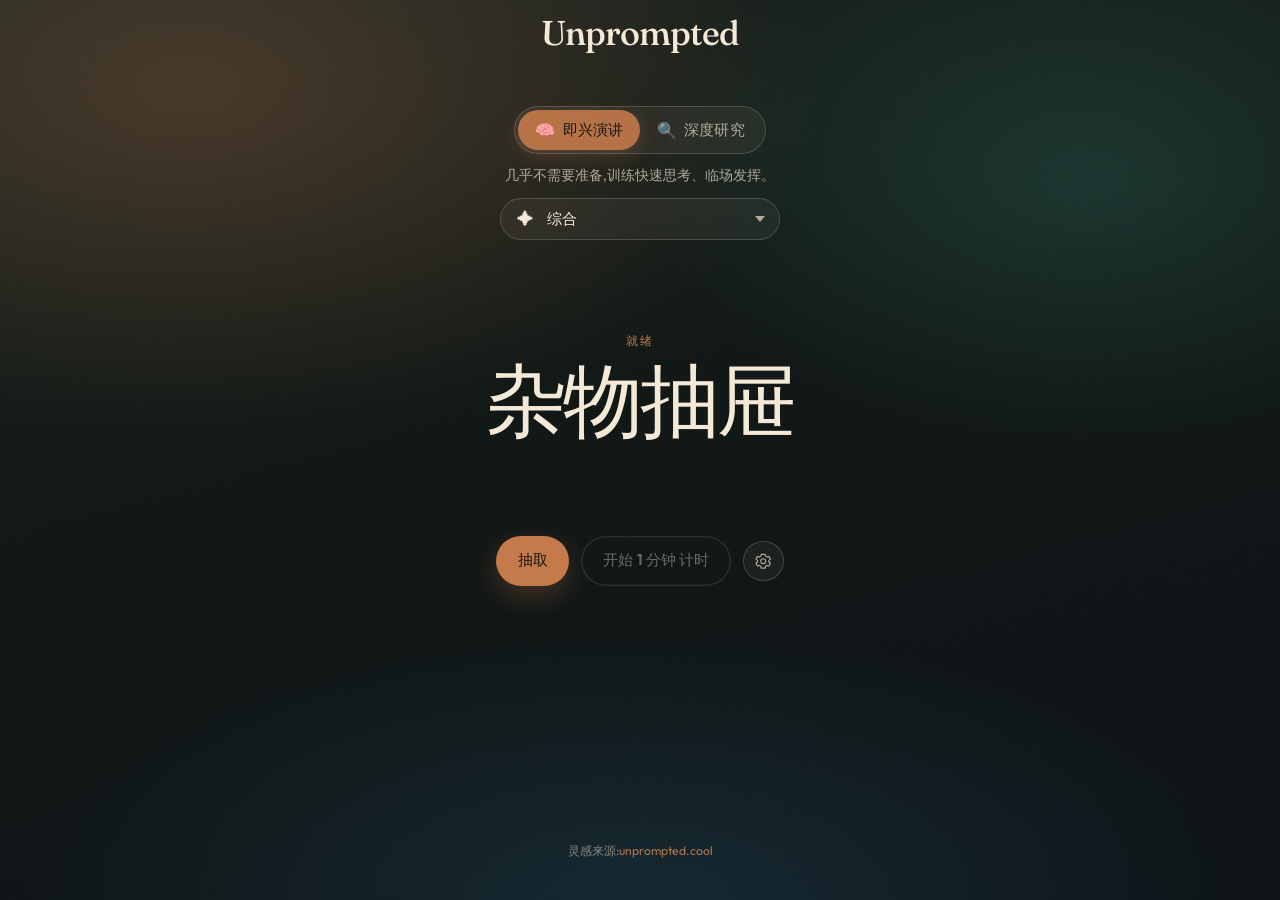
<file: index.html>
<!doctype html>
<html lang="zh-CN">
  <head>
    <meta charset="UTF-8" />
    <meta name="viewport" content="width=device-width, initial-scale=1.0, viewport-fit=cover" />
    <meta
      name="description"
      content="抽取一个值得思考的话题,开口演讲——即兴演讲或深度研究练习,训练你的临场思维。"
    />
    <meta name="theme-color" content="#121816" />
    <meta name="color-scheme" content="dark" />

    <link rel="canonical" href="https://XYXBlAcG.github.io/Unprompted/" />
    <meta property="og:type" content="website" />
    <meta property="og:url" content="https://XYXBlAcG.github.io/Unprompted/" />
    <meta property="og:title" content="Unprompted — 口语练习" />
    <meta
      property="og:description"
      content="抽取一个值得思考的话题,开口演讲——即兴演讲或深度研究练习,训练你的临场思维。"
    />
    <meta property="og:image" content="https://XYXBlAcG.github.io/Unprompted/og.png" />
    <meta property="og:locale" content="zh_CN" />
    <meta name="twitter:card" content="summary_large_image" />
    <meta name="twitter:title" content="Unprompted — 口语练习" />
    <meta
      name="twitter:description"
      content="抽取一个值得思考的话题,开口演讲——即兴演讲或深度研究练习,训练你的临场思维。"
    />
    <meta name="twitter:image" content="https://XYXBlAcG.github.io/Unprompted/og.png" />

    <link rel="icon" href="favicon.svg" type="image/svg+xml" />
    <link rel="apple-touch-icon" href="apple-touch-icon.png" />
    <link rel="manifest" href="manifest.webmanifest" />

    <link rel="preconnect" href="https://fonts.googleapis.com" />
    <link rel="preconnect" href="https://fonts.gstatic.com" crossorigin />
    <link
      href="https://fonts.googleapis.com/css2?family=Fraunces:opsz,wght@9..144,500;9..144,600;9..144,700&family=Outfit:wght@400;500;600;700&display=swap"
      rel="stylesheet"
    />
    <title>Unprompted — 口语练习</title>
    <link rel="stylesheet" href="styles.css" />
  </head>
  <body>
    <div id="root"></div>
    <noscript>此页面需要启用 JavaScript 才能正常使用。请开启 JavaScript 后刷新页面。</noscript>
    <script src="vendor/qrcode.js"></script>
    <script type="module" src="app.js"></script>
  </body>
</html>
</file>
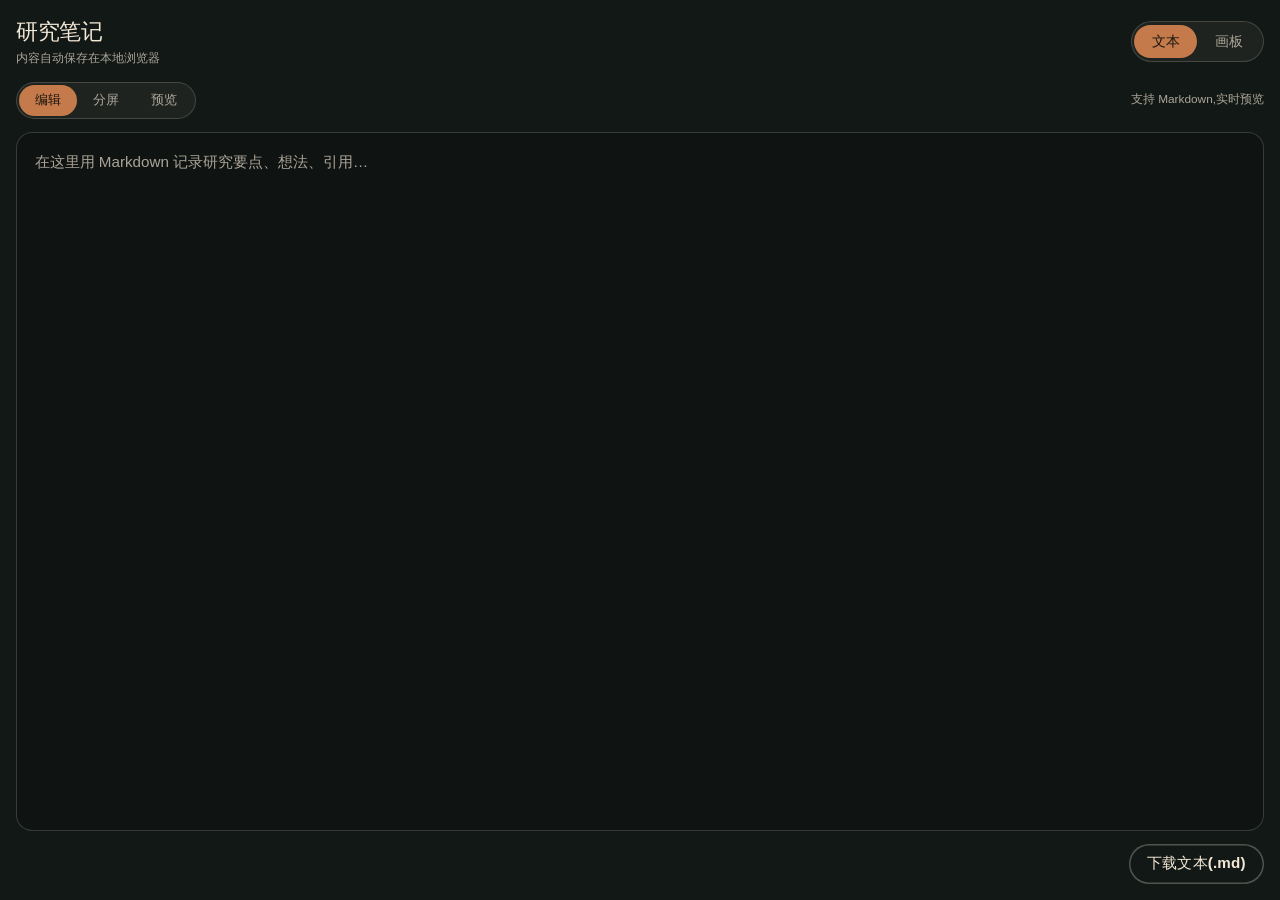
<file: research.html>
<!doctype html>
<html lang="zh-CN">
  <head>
    <meta charset="UTF-8" />
    <meta name="viewport" content="width=device-width, initial-scale=1.0" />
    <title>研究笔记 — Unprompted</title>
    <link rel="icon" href="favicon.svg" type="image/svg+xml" />
    <link rel="stylesheet" href="styles.css" />
    <link rel="stylesheet" href="research.css" />
  </head>
  <body>
    <div class="research-page">
      <header class="research-head">
        <div class="research-head-left">
          <p class="research-title">研究笔记</p>
          <p class="research-sub">内容自动保存在本地浏览器</p>
        </div>
        <div class="research-tabs" role="tablist" aria-label="笔记类型">
          <button type="button" id="tab-text" class="research-tab is-active" role="tab" aria-selected="true">文本</button>
          <button type="button" id="tab-board" class="research-tab" role="tab" aria-selected="false">画板</button>
        </div>
      </header>

      <section id="panel-text" class="research-panel">
        <div class="md-toolbar">
          <div class="md-modes" role="tablist" aria-label="Markdown 视图">
            <button type="button" id="md-mode-edit" class="md-mode is-active" role="tab" aria-selected="true">编辑</button>
            <button type="button" id="md-mode-split" class="md-mode" role="tab" aria-selected="false">分屏</button>
            <button type="button" id="md-mode-preview" class="md-mode" role="tab" aria-selected="false">预览</button>
          </div>
          <span class="md-hint">支持 Markdown,实时预览</span>
        </div>
        <div class="md-body" id="md-body">
          <textarea id="notes-text" class="notes-text" placeholder="在这里用 Markdown 记录研究要点、想法、引用…"></textarea>
          <div id="notes-preview" class="notes-preview" hidden></div>
        </div>
        <div class="research-actions">
          <button type="button" class="btn secondary" id="btn-dl-text">下载文本(.md)</button>
        </div>
      </section>

      <section id="panel-board" class="research-panel" hidden>
        <div class="board-toolbar">
          <button type="button" class="btn secondary" id="btn-add-text">＋ 文本框</button>
          <button type="button" class="btn ghost" id="btn-clear-board">清空画板</button>
          <button type="button" class="btn ghost" id="btn-del-link" disabled>删除选中连线</button>
          <span class="board-hint">单击选中 · 双击编辑文字 · 拖拽移动 · 拖右侧圆点连线 · 粘贴图片/文本 · Del 删除</span>
        </div>
        <div class="board" id="board" tabindex="0">
          <div class="board-canvas" id="board-canvas">
            <svg class="board-links" id="board-links"></svg>
            <div class="board-items" id="board-items"></div>
            <div class="board-marquee" id="board-marquee" hidden></div>
          </div>
        </div>
        <div class="research-actions">
          <button type="button" class="btn primary" id="btn-dl-pdf">导出画板(矢量 PDF)</button>
        </div>
      </section>
    </div>

    <script src="vendor/pdf-lib.min.js"></script>
    <script src="vendor/fontkit.umd.min.js"></script>
    <script src="vendor/marked.min.js"></script>
    <script src="research.js"></script>
  </body>
</html>
</file>
<file: styles.css>
:root {
  --font-display: "Fraunces", "Songti SC", "STSong", "Noto Serif SC", "SimSun", Georgia, serif;
  --font-body: "Outfit", "PingFang SC", "Hiragino Sans GB", "Microsoft YaHei", "Noto Sans SC", "Avenir Next", "Segoe UI", sans-serif;
  --ink: #f4e8d6;
  --muted: #f4e8d6ad;
  --accent: #c47a4a;
  --accent-bright: #e0925c;
  --research: #6fc3d8;
  --scroll-track: #121816;
  --scroll-thumb: #f4e8d638;
  --scroll-thumb-hover: #c47a4a8c;
  color: var(--ink);
  color-scheme: dark;
  font-family: var(--font-body);
  font-synthesis: none;
  text-rendering: optimizelegibility;
  -webkit-font-smoothing: antialiased;
  -moz-osx-font-smoothing: grayscale;
}

*, :before, :after {
  box-sizing: border-box;
}

html, body, #root {
  min-height: 100%;
  margin: 0;
}

body {
  background: #121816;
}

* {
  scrollbar-width: thin;
  scrollbar-color: var(--scroll-thumb) var(--scroll-track);
}

::-webkit-scrollbar {
  width: 8px;
  height: 8px;
}

::-webkit-scrollbar-track {
  background: var(--scroll-track);
  border-radius: 999px;
}

::-webkit-scrollbar-thumb {
  background: var(--scroll-thumb);
  border: 2px solid var(--scroll-track);
  background-clip: padding-box;
  border-radius: 999px;
}

::-webkit-scrollbar-thumb:hover {
  background: var(--scroll-thumb-hover);
  border: 2px solid var(--scroll-track);
  background-clip: padding-box;
}

::-webkit-scrollbar-corner {
  background: var(--scroll-track);
}

.page {
  min-height: 100svh;
  padding: max(1rem, env(safe-area-inset-top, 0px)) max(1rem, env(safe-area-inset-right, 0px)) max(2.5rem, env(safe-area-inset-bottom, 0px)) max(1rem, env(safe-area-inset-left, 0px));
  flex-direction: column;
  justify-content: flex-start;
  align-items: center;
  display: flex;
  position: relative;
  overflow: hidden auto;
}

.atmosphere {
  z-index: -1;
  background: radial-gradient(90% 70% at 15% 10%, #c47a4a47, #0000 55%), radial-gradient(70% 60% at 85% 20%, #2e6b5e59, #0000 50%), radial-gradient(80% 50% at 50% 100%, #1c3a488c, #0000 60%), linear-gradient(165deg, #1a2420 0%, #121816 45%, #0e1418 100%);
  position: fixed;
  inset: 0;
}

.atmosphere:after {
  content: "";
  opacity: .45;
  pointer-events: none;
  mix-blend-mode: soft-light;
  background-image: url("data:image/svg+xml,%3Csvg viewBox='0 0 256 256' xmlns='http://www.w3.org/2000/svg'%3E%3Cfilter id='n'%3E%3CfeTurbulence type='fractalNoise' baseFrequency='0.85' numOctaves='4' stitchTiles='stitch'/%3E%3C/filter%3E%3Crect width='100%25' height='100%25' filter='url(%23n)' opacity='0.06'/%3E%3C/svg%3E");
  position: absolute;
  inset: 0;
}

.brand {
  text-align: center;
  margin-bottom: clamp(2rem, 7vh, 3.5rem);
  animation: .9s cubic-bezier(.22, 1, .36, 1) both rise;
}

.brand-mark {
  font-family: var(--font-display);
  letter-spacing: -.03em;
  color: var(--ink);
  margin: 0;
  font-size: clamp(1.65rem, 4.5vw, 2.15rem);
  font-weight: 500;
  line-height: 1;
}

.stage {
  text-align: center;
  flex-direction: column;
  flex: 1;
  justify-content: flex-start;
  align-items: center;
  gap: clamp(1.5rem, 4vw, 2.25rem);
  width: min(720px, 100%);
  animation: 1s cubic-bezier(.22, 1, .36, 1) .12s both rise;
  display: flex;
}

.stage-body {
  flex-direction: column;
  align-items: center;
  gap: clamp(1.5rem, 4vw, 2.25rem);
  width: 100%;
  display: flex;
}

.controls {
  flex-direction: column;
  align-items: center;
  gap: .7rem;
  width: 100%;
  display: flex;
}

.controls-row {
  align-items: center;
  gap: .5rem;
  display: flex;
}

.mode-switch {
  background: #f4e8d60d;
  border-radius: 999px;
  padding: .25rem;
  display: flex;
  position: relative;
  box-shadow: inset 0 0 0 1px #f4e8d62e;
}

.mode-switch.is-disabled {
  opacity: .45;
}

.mode-thumb {
  width: calc(50% - .25rem);
  transform: translateX(calc(var(--i, 0) * 100%));
  background: #c47a4ae6;
  border-radius: 999px;
  transition: transform .28s cubic-bezier(.22, 1, .36, 1);
  position: absolute;
  top: .25rem;
  bottom: .25rem;
  left: .25rem;
  box-shadow: 0 6px 18px #c47a4a40;
}

.mode-option {
  z-index: 1;
  appearance: none;
  white-space: nowrap;
  cursor: pointer;
  color: var(--muted);
  font-family: var(--font-body);
  letter-spacing: .01em;
  background: 0 0;
  border: none;
  border-radius: 999px;
  flex: 1;
  justify-content: center;
  align-items: center;
  gap: .45rem;
  padding: .6rem 1.05rem;
  font-size: .92rem;
  font-weight: 600;
  transition: color .2s;
  display: flex;
  position: relative;
}

.mode-option:disabled {
  cursor: not-allowed;
}

.mode-option.is-active {
  color: #1a1612;
}

.mode-option:focus-visible {
  outline: 2px solid var(--accent-bright);
  outline-offset: 2px;
}

.mode-emoji {
  font-size: 1rem;
  line-height: 1;
}

.mode-blurb {
  max-width: 42ch;
  font-family: var(--font-body);
  color: var(--muted);
  margin: 0;
  font-size: .85rem;
  line-height: 1.6;
}

.settings {
  z-index: 6;
  position: relative;
}

.settings-trigger {
  appearance: none;
  cursor: pointer;
  width: 2.55rem;
  height: 2.55rem;
  color: var(--muted);
  background: #f4e8d60d;
  border: none;
  border-radius: 999px;
  place-items: center;
  padding: 0;
  transition: color .2s, background .2s, box-shadow .2s;
  display: grid;
  box-shadow: inset 0 0 0 1px #f4e8d62e;
}

.settings-trigger:disabled {
  opacity: .45;
  cursor: not-allowed;
}

.settings-trigger:not(:disabled):hover, .settings.is-open .settings-trigger {
  color: var(--ink);
  background: #c47a4a1a;
  box-shadow: inset 0 0 0 1px #c47a4a80;
}

.settings-trigger:focus-visible {
  outline: 2px solid var(--accent-bright);
  outline-offset: 2px;
}

.settings-trigger svg {
  fill: none;
  stroke: currentColor;
  stroke-width: 1.55px;
  stroke-linecap: round;
  stroke-linejoin: round;
  flex-shrink: 0;
  width: 1.15rem;
  height: 1.15rem;
}

.settings-overlay[hidden] {
  display: none;
}

.niche-menu[hidden] {
  display: none;
}

[hidden] {
  display: none !important;
}

.settings-overlay {
  z-index: 40;
  -webkit-backdrop-filter: blur(3px);
  backdrop-filter: blur(3px);
  background: radial-gradient(70% 55% at 50% 45%, #c47a4a1a, #0000 60%), radial-gradient(90% 80% at 50% 100%, #1c3a4847, #0000 55%), #0a0e0d8c;
  place-items: center;
  padding: clamp(1rem, 4vw, 2rem);
  animation: .35s cubic-bezier(.22, 1, .36, 1) both overlay-in;
  display: grid;
  position: fixed;
  inset: 0;
}

.settings-panel {
  z-index: 1;
  text-align: left;
  background: #161c1a;
  border-radius: 1.25rem;
  width: min(520px, 100%);
  max-height: calc(100vh - 2rem);
  overflow-y: auto;
  padding: 1.35rem 1.4rem 1.25rem;
  animation: .4s cubic-bezier(.22, 1, .36, 1) both rise;
  position: relative;
  box-shadow: inset 0 0 0 1px #f4e8d61f, 0 24px 60px #0000008c;
}

.settings-panel-head {
  margin-bottom: 1.15rem;
}

.settings-panel-title {
  font-family: var(--font-display);
  letter-spacing: -.03em;
  color: var(--ink);
  margin: 0;
  font-size: 1.55rem;
  font-weight: 500;
}

.settings-panel-blurb {
  font-family: var(--font-body);
  color: var(--muted);
  margin: .35rem 0 0;
  font-size: .88rem;
}

.duration-field + .duration-field {
  margin-top: 1.25rem;
}

.duration-head {
  justify-content: space-between;
  align-items: baseline;
  gap: .75rem;
  margin-bottom: .65rem;
  display: flex;
}

.duration-label {
  font-family: var(--font-body);
  letter-spacing: .14em;
  text-transform: uppercase;
  color: var(--accent);
  font-size: .75rem;
  font-weight: 650;
}

.duration-value {
  font-family: var(--font-display);
  letter-spacing: -.02em;
  color: var(--ink);
  font-variant-numeric: tabular-nums;
  font-size: 1.15rem;
  font-weight: 500;
}

.duration-slider {
  appearance: none;
  cursor: pointer;
  background: #f4e8d61f;
  border-radius: 999px;
  outline: none;
  width: 100%;
  height: .35rem;
  margin: 0;
}

.duration-slider::-webkit-slider-runnable-track {
  background: #f4e8d61f;
  border-radius: 999px;
  height: .35rem;
}

.duration-slider::-webkit-slider-thumb {
  appearance: none;
  background: var(--accent);
  cursor: pointer;
  border: none;
  border-radius: 50%;
  width: 1.15rem;
  height: 1.15rem;
  margin-top: -.4rem;
  transition: background .15s, box-shadow .15s;
  box-shadow: 0 0 0 4px #c47a4a2e;
}

.duration-slider::-moz-range-track {
  background: #f4e8d61f;
  border-radius: 999px;
  height: .35rem;
}

.duration-slider::-moz-range-thumb {
  background: var(--accent);
  cursor: pointer;
  border: none;
  border-radius: 50%;
  width: 1.15rem;
  height: 1.15rem;
  box-shadow: 0 0 0 4px #c47a4a2e;
}

.duration-slider:hover::-webkit-slider-thumb {
  background: var(--accent-bright);
  box-shadow: 0 0 0 5px #c47a4a47;
}

.duration-slider:focus-visible::-webkit-slider-thumb {
  background: var(--accent-bright);
  box-shadow: 0 0 0 5px #c47a4a47;
}

.duration-slider:hover::-moz-range-thumb {
  background: var(--accent-bright);
  box-shadow: 0 0 0 5px #c47a4a47;
}

.duration-slider:focus-visible::-moz-range-thumb {
  background: var(--accent-bright);
  box-shadow: 0 0 0 5px #c47a4a47;
}

.duration-slider:focus-visible {
  outline: none;
}

.duration-ends {
  font-family: var(--font-body);
  color: var(--muted);
  justify-content: space-between;
  margin-top: .45rem;
  font-size: .72rem;
  display: flex;
}

.duration-hint, .settings-note {
  font-family: var(--font-body);
  color: var(--muted);
  margin: .45rem 0 0;
  font-size: .78rem;
  line-height: 1.4;
}

.settings-note {
  border-top: 1px solid #f4e8d61a;
  margin-top: 1.1rem;
  padding-top: .7rem;
}

.settings-mute {
  font-family: var(--font-body);
  color: var(--ink);
  align-items: center;
  gap: .65rem;
  margin-top: 1.15rem;
  font-size: .92rem;
  display: flex;
}

.settings-mute input {
  width: 1.05rem;
  height: 1.05rem;
  accent-color: var(--accent);
  cursor: pointer;
}

.settings-mute label {
  cursor: pointer;
}

.settings-done {
  justify-content: center;
  width: 100%;
  margin-top: 1rem;
}

.niche-select {
  z-index: 5;
  width: min(100%, 280px);
  position: relative;
}

/* 下拉菜单展开时提升层级,避免被设置按钮(z-index:6)遮挡 */
.niche-select.is-open {
  z-index: 15;
}

.niche-trigger {
  appearance: none;
  cursor: pointer;
  width: 100%;
  color: var(--ink);
  font-family: var(--font-body);
  letter-spacing: .01em;
  background: #f4e8d60d;
  border: none;
  border-radius: 999px;
  align-items: center;
  gap: .65rem;
  padding: .7rem .95rem;
  font-size: .92rem;
  font-weight: 550;
  transition: background .2s, box-shadow .2s, transform .2s;
  display: flex;
  box-shadow: inset 0 0 0 1px #f4e8d62e;
}

.niche-trigger:disabled {
  opacity: .45;
  cursor: not-allowed;
}

.niche-trigger:not(:disabled):hover {
  background: #f4e8d614;
  box-shadow: inset 0 0 0 1px #f4e8d652;
}

.niche-select.is-open .niche-trigger {
  background: #c47a4a14;
  box-shadow: inset 0 0 0 1px #c47a4a8c;
}

.niche-emoji {
  text-align: center;
  flex-shrink: 0;
  width: 1.35rem;
  font-size: 1.05rem;
  line-height: 1;
}

.niche-label {
  text-align: left;
  white-space: nowrap;
  text-overflow: ellipsis;
  flex: 1;
  overflow: hidden;
}

.niche-caret {
  border-left: 5px solid #0000;
  border-right: 5px solid #0000;
  border-top: 6px solid var(--muted);
  width: 0;
  height: 0;
  margin-left: .15rem;
  transition: transform .2s;
}

.niche-select.is-open .niche-caret {
  transform: rotate(180deg);
}

.niche-menu {
  scrollbar-color: #f4e8d638 #161c1a;
  background: #161c1a;
  border-radius: 1rem;
  max-height: min(50vh, 360px);
  margin: 0;
  padding: .35rem;
  animation: .22s cubic-bezier(.22, 1, .36, 1) both menu-in;
  position: absolute;
  top: calc(100% + .45rem);
  left: 0;
  right: 0;
  overflow-y: auto;
  box-shadow: inset 0 0 0 1px #f4e8d61f, 0 18px 40px #0000008c;
}

.niche-menu::-webkit-scrollbar-track {
  background: #161c1a;
}

.niche-menu::-webkit-scrollbar-thumb {
  border-color: #161c1a;
}

.niche-option {
  color: var(--ink);
  cursor: pointer;
  -webkit-user-select: none;
  user-select: none;
  font-family: var(--font-body);
  text-align: left;
  background: 0 0;
  border-radius: .7rem;
  align-items: center;
  gap: .65rem;
  padding: .65rem .75rem;
  font-size: .9rem;
  font-weight: 500;
  transition: background .15s;
  display: flex;
}

.niche-option:hover {
  background: #f4e8d612;
}

.niche-option:focus-visible {
  outline: 2px solid var(--accent-bright);
  outline-offset: -2px;
}

.niche-option.is-active {
  color: var(--accent-bright);
  background: #c47a4a29;
}

.niche-option + .niche-option {
  margin-top: .1rem;
}

@keyframes menu-in {
  0% {
    opacity: 0;
    transform: translateY(-6px) scale(.98);
  }
  to {
    opacity: 1;
    transform: translateY(0) scale(1);
  }
}

.reel {
  flex-direction: column;
  justify-content: center;
  align-items: center;
  gap: .55rem;
  width: 100%;
  min-height: clamp(10rem, 26vw, 14rem);
  display: flex;
}

.reel-eyebrow {
  font-family: var(--font-body);
  letter-spacing: .16em;
  text-transform: uppercase;
  color: var(--accent);
  margin: 0;
  font-size: .72rem;
  font-weight: 650;
}

.reel-phrase {
  max-width: 16ch;
  overflow-wrap: break-word;
  font-family: var(--font-display);
  letter-spacing: -.035em;
  color: var(--ink);
  margin: 0;
  font-size: clamp(3rem, 9.5vw, 5rem);
  font-weight: 700;
  line-height: 1.08;
}

.reel.is-spinning .reel-phrase {
  opacity: .88;
  animation: 80ms tick-flash;
}

.reel.is-landed .reel-phrase {
  color: var(--ink);
  animation: .55s cubic-bezier(.22, 1, .36, 1) both topic-in;
}

.sr-only {
  clip-path: inset(50%);
  white-space: nowrap;
  border: 0;
  width: 1px;
  height: 1px;
  margin: -1px;
  padding: 0;
  position: absolute;
  overflow: hidden;
}

.actions, .actions-main {
  flex-wrap: wrap;
  justify-content: center;
  align-items: center;
  gap: .75rem;
  display: flex;
}

.btn {
  appearance: none;
  cursor: pointer;
  font-family: var(--font-body);
  letter-spacing: .01em;
  border: none;
  border-radius: 999px;
  padding: .9rem 1.35rem;
  font-size: .95rem;
  font-weight: 600;
  transition: transform .2s, background .2s, color .2s, opacity .2s, box-shadow .2s;
}

.btn:disabled {
  opacity: .4;
  cursor: not-allowed;
  transform: none;
}

.btn:focus-visible {
  outline: 2px solid var(--accent-bright);
  outline-offset: 3px;
}

.btn:not(:disabled):hover {
  transform: translateY(-1px);
}

.btn:not(:disabled):active {
  transform: translateY(1px);
}

.btn.primary {
  background: var(--accent);
  color: #1a1612;
  box-shadow: 0 10px 28px #c47a4a47;
}

.btn.primary:not(:disabled):hover {
  background: var(--accent-bright);
}

.btn.secondary {
  color: var(--ink);
  background: 0 0;
  box-shadow: inset 0 0 0 1.5px #f4e8d647;
}

.btn.secondary:not(:disabled):hover {
  background: #f4e8d60a;
  box-shadow: inset 0 0 0 1.5px #f4e8d68c;
}

.btn.ghost {
  color: var(--muted);
  text-underline-offset: 3px;
  background: 0 0;
  border-radius: 0;
  padding: .4rem .75rem;
  font-size: .85rem;
  font-weight: 500;
  text-decoration: underline;
}

.timer-overlay {
  z-index: 20;
  -webkit-backdrop-filter: blur(10px);
  backdrop-filter: blur(10px);
  background: radial-gradient(70% 55% at 50% 45%, #c47a4a29, #0000 60%), radial-gradient(90% 80% at 50% 100%, #1c3a4873, #0000 55%), #0a0e0df0;
  place-items: center;
  padding: 1.5rem;
  animation: .55s cubic-bezier(.22, 1, .36, 1) both overlay-in;
  display: grid;
  position: fixed;
  inset: 0;
}

.timer-overlay-inner {
  text-align: center;
  flex-direction: column;
  align-items: center;
  gap: clamp(.85rem, 2.5vh, 1.5rem);
  width: min(920px, 100%);
  max-height: 100%;
  animation: .65s cubic-bezier(.22, 1, .36, 1) 80ms both rise;
  display: flex;
  overflow-y: auto;
}

.timer-topic {
  font-family: var(--font-body);
  letter-spacing: .04em;
  text-transform: uppercase;
  color: var(--accent);
  margin: 0;
  font-size: clamp(.85rem, 2vw, 1.05rem);
  font-weight: 500;
  max-width: min(90%, 40ch);
  overflow-wrap: break-word;
}

.timer-ring {
  --p: 0;
  background: radial-gradient(circle at center, #141a17 62%, transparent 63%), conic-gradient(var(--accent) calc(var(--p) * 1turn), #f4e8d61f 0);
  border-radius: 50%;
  place-items: center;
  width: min(62vw, 52vh, 380px);
  height: min(62vw, 52vh, 380px);
  transition: background .15s linear;
  display: grid;
}

.timer-overlay.is-live .timer-digits {
  color: var(--accent-bright);
}

.timer-overlay.is-done .timer-ring {
  animation: .8s pulse-done;
}

.timer-digits {
  font-family: var(--font-display);
  letter-spacing: -.03em;
  color: var(--ink);
  font-variant-numeric: tabular-nums;
  font-size: clamp(3.5rem, 14vw, 7rem);
  font-weight: 500;
  line-height: 1;
}

.timer-status {
  font-family: var(--font-body);
  color: var(--muted);
  margin: 0;
  font-size: clamp(1rem, 2.5vw, 1.25rem);
}

.timer-phase {
  font-family: var(--font-body);
  letter-spacing: .16em;
  text-transform: uppercase;
  color: var(--research);
  margin: 0;
  font-size: .72rem;
  font-weight: 650;
}

.timer-next {
  font-family: var(--font-body);
  color: var(--muted);
  margin: 0;
  font-size: .9rem;
}

.timer-actions {
  flex-wrap: wrap;
  justify-content: center;
  align-items: center;
  gap: .75rem;
  display: flex;
}

.timer-overlay.is-research .timer-ring {
  background: radial-gradient(circle at center, #141a17 62%, transparent 63%), conic-gradient(var(--research) calc(var(--p) * 1turn), #f4e8d61f 0);
}

.timer-overlay.is-research .timer-digits {
  color: var(--research);
}

.speech-stages {
  grid-template-columns: repeat(3, minmax(0, 1fr));
  gap: .65rem;
  width: min(100%, 560px);
  margin: 0;
  padding: 0;
  list-style: none;
  display: grid;
}

.speech-stage {
  min-height: 3rem;
  color: var(--muted);
  background: #f4e8d60a;
  border-radius: 1rem;
  justify-content: center;
  align-items: center;
  padding: .75rem .6rem;
  transition: background .35s, box-shadow .35s, color .35s, transform .35s;
  display: flex;
  box-shadow: inset 0 0 0 1px #f4e8d629;
}

.speech-stage-label {
  font-family: var(--font-body);
  letter-spacing: .01em;
  font-size: clamp(.85rem, 2.2vw, 1.05rem);
  font-weight: 600;
}

.speech-stage.is-hit {
  color: #b7efc5;
  background: #489e6e38;
  transform: translateY(-1px);
  box-shadow: inset 0 0 0 1px #6ec48c8c, 0 0 24px #489e6e2e;
}

.speech-stage.is-pending {
  color: var(--muted);
}

@keyframes rise {
  0% {
    opacity: 0;
    transform: translateY(14px);
  }
  to {
    opacity: 1;
    transform: translateY(0);
  }
}

@keyframes topic-in {
  0% {
    opacity: .65;
    transform: translateY(8px) scale(.98);
  }
  to {
    opacity: 1;
    transform: translateY(0) scale(1);
  }
}

@keyframes tick-flash {
  0% {
    opacity: .55;
    transform: translateY(4px);
  }
  to {
    opacity: .88;
    transform: translateY(0);
  }
}

@keyframes pulse-done {
  0%, to {
    transform: scale(1);
  }
  40% {
    transform: scale(1.06);
  }
}

@keyframes overlay-in {
  0% {
    opacity: 0;
  }
  to {
    opacity: 1;
  }
}

.error-screen {
  text-align: center;
  min-height: 100svh;
  color: var(--ink);
  background: #121816;
  flex-direction: column;
  justify-content: center;
  align-items: center;
  gap: .85rem;
  padding: 2rem;
  display: flex;
}

.error-screen-mark {
  font-family: var(--font-display);
  color: var(--accent);
  margin: 0;
  font-size: 1.35rem;
  font-weight: 500;
}

.error-screen-title {
  font-family: var(--font-display);
  letter-spacing: -.03em;
  margin: 0;
  font-size: clamp(1.6rem, 4vw, 2.1rem);
  font-weight: 500;
}

.error-screen-body {
  max-width: 36ch;
  font-family: var(--font-body);
  color: var(--muted);
  margin: 0 0 .5rem;
  font-size: .98rem;
  line-height: 1.6;
}

.settings-vocab-btn {
  width: 100%;
  margin-top: 1.1rem;
}

.vocab-pick {
  align-items: center;
  gap: .6rem;
  margin-bottom: .75rem;
  display: flex;
}

.vocab-pick-label {
  font-family: var(--font-body);
  letter-spacing: .1em;
  text-transform: uppercase;
  color: var(--accent);
  font-size: .7rem;
  font-weight: 650;
  white-space: nowrap;
}

.vocab-select {
  appearance: none;
  flex: 1;
  cursor: pointer;
  background: #f4e8d60d;
  color: var(--ink);
  font-family: var(--font-body);
  font-size: .9rem;
  border: 1px solid #f4e8d62e;
  border-radius: .7rem;
  padding: .5rem .75rem;
}

.vocab-select:focus-visible {
  outline: 2px solid var(--accent-bright);
  outline-offset: 2px;
}

.vocab-count {
  font-family: var(--font-body);
  color: var(--muted);
  font-size: .75rem;
  white-space: nowrap;
}

.vocab-list {
  max-height: 220px;
  overflow-y: auto;
  background: #0f1412;
  border: 1px solid #f4e8d61f;
  border-radius: .9rem;
  flex-direction: column;
  gap: .15rem;
  margin-bottom: .7rem;
  padding: .4rem;
  display: flex;
}

.vocab-item {
  align-items: center;
  gap: .5rem;
  border-radius: .6rem;
  background: #f4e8d60a;
  padding: .35rem .5rem .35rem .75rem;
  display: flex;
}

.vocab-item:hover {
  background: #f4e8d612;
}

.vocab-word {
  flex: 1;
  color: var(--ink);
  font-family: var(--font-body);
  font-size: .88rem;
  overflow-wrap: break-word;
}

.vocab-del {
  appearance: none;
  cursor: pointer;
  border: none;
  background: 0 0;
  color: var(--muted);
  font-size: 1.05rem;
  line-height: 1;
  border-radius: 999px;
  flex-shrink: 0;
  width: 1.6rem;
  height: 1.6rem;
}

.vocab-del:hover {
  color: #ff8f8f;
  background: #ff6b6b1f;
}

.vocab-del:focus-visible {
  outline: 2px solid var(--accent-bright);
  outline-offset: 2px;
}

.vocab-add {
  gap: .5rem;
  margin-bottom: .7rem;
  display: flex;
}

.vocab-input {
  flex: 1;
  background: #f4e8d60d;
  color: var(--ink);
  font-family: var(--font-body);
  font-size: .9rem;
  border: 1px solid #f4e8d62e;
  border-radius: .7rem;
  padding: .55rem .75rem;
}

.vocab-input::placeholder {
  color: var(--muted);
}

.vocab-input:focus-visible {
  outline: 2px solid var(--accent-bright);
  outline-offset: 2px;
}

.vocab-add-btn {
  padding: .55rem 1rem;
}

.vocab-import {
  margin-bottom: .6rem;
}

.vocab-import summary {
  cursor: pointer;
  color: var(--accent-bright);
  font-family: var(--font-body);
  font-size: .85rem;
  font-weight: 600;
  -webkit-user-select: none;
  user-select: none;
}

.vocab-import summary:hover {
  color: var(--accent-bright);
  text-decoration: underline;
}

.vocab-import-hint {
  color: var(--muted);
  font-family: var(--font-body);
  font-size: .75rem;
  line-height: 1.5;
  margin: .45rem 0;
}

.vocab-import-text {
  width: 100%;
  background: #0f1412;
  color: var(--ink);
  font-family: var(--font-body);
  font-size: .85rem;
  border: 1px solid #f4e8d62e;
  border-radius: .7rem;
  padding: .6rem .75rem;
  resize: vertical;
}

.vocab-import-text:focus-visible {
  outline: 2px solid var(--accent-bright);
  outline-offset: 2px;
}

.vocab-import-actions {
  align-items: center;
  gap: .5rem;
  margin-top: .55rem;
  display: flex;
}

.vocab-import-actions .btn {
  padding: .55rem 1rem;
}

.vocab-back {
  display: block;
  margin: .4rem auto 0;
}

.confirm-overlay {
  z-index: 60;
  -webkit-backdrop-filter: blur(3px);
  backdrop-filter: blur(3px);
  background: rgba(10, 14, 13, .72);
  place-items: center;
  padding: 1rem;
  animation: .25s cubic-bezier(.22, 1, .36, 1) both overlay-in;
  display: grid;
  position: fixed;
  inset: 0;
}

.confirm-panel {
  text-align: left;
  background: #161c1a;
  border-radius: 1.1rem;
  width: min(380px, 100%);
  padding: 1.3rem 1.35rem 1.15rem;
  animation: .3s cubic-bezier(.22, 1, .36, 1) both rise;
  box-shadow: inset 0 0 0 1px #f4e8d61f, 0 24px 60px #0000008c;
}

.confirm-title {
  font-family: var(--font-display);
  letter-spacing: -.02em;
  color: var(--ink);
  margin: 0 0 .4rem;
  font-size: 1.3rem;
  font-weight: 600;
}

.confirm-body {
  color: var(--muted);
  font-family: var(--font-body);
  font-size: .88rem;
  line-height: 1.6;
  margin: 0 0 1.1rem;
}

.confirm-actions {
  justify-content: flex-end;
  gap: .6rem;
  display: flex;
}

.confirm-danger {
  background: #c4453c !important;
  box-shadow: 0 10px 28px #c4453c47 !important;
}

.confirm-danger:not(:disabled):hover {
  background: #d9564d !important;
}

.vocab-llm {
  margin-bottom: .6rem;
}

.vocab-llm summary {
  cursor: pointer;
  color: var(--accent-bright);
  font-family: var(--font-body);
  font-size: .85rem;
  font-weight: 600;
  -webkit-user-select: none;
  user-select: none;
}

.vocab-llm summary:hover {
  text-decoration: underline;
}

.vocab-llm-hint {
  color: var(--muted);
  font-family: var(--font-body);
  font-size: .75rem;
  line-height: 1.5;
  margin: .45rem 0;
}

.vocab-llm-opts {
  align-items: center;
  gap: .45rem;
  margin-bottom: .55rem;
  display: flex;
  flex-wrap: wrap;
}

.vocab-llm-opts-label {
  color: var(--muted);
  font-family: var(--font-body);
  font-size: .78rem;
}

.vocab-llm-count {
  width: 4rem;
  background: #f4e8d60d;
  color: var(--ink);
  font-family: var(--font-body);
  font-size: .9rem;
  border: 1px solid #f4e8d62e;
  border-radius: .6rem;
  padding: .45rem .6rem;
}

.vocab-llm-count:focus-visible,
.vocab-llm-hint-input:focus-visible {
  outline: 2px solid var(--accent-bright);
  outline-offset: 2px;
}

.vocab-llm-hint-input {
  flex: 1;
  min-width: 12rem;
  background: #f4e8d60d;
  color: var(--ink);
  font-family: var(--font-body);
  font-size: .85rem;
  border: 1px solid #f4e8d62e;
  border-radius: .6rem;
  padding: .45rem .65rem;
}

.vocab-llm-hint-input::placeholder {
  color: var(--muted);
}

.vocab-llm-prompt {
  width: 100%;
  background: #0f1412;
  color: var(--ink);
  font-family: var(--font-body);
  font-size: .82rem;
  line-height: 1.55;
  border: 1px solid #f4e8d62e;
  border-radius: .7rem;
  padding: .6rem .75rem;
  resize: vertical;
}

.vocab-llm-prompt:focus-visible {
  outline: 2px solid var(--accent-bright);
  outline-offset: 2px;
}

.vocab-llm-actions {
  margin-top: .55rem;
}

.vocab-llm-actions .btn {
  padding: .55rem 1.1rem;
}

.vocab-backup {
  gap: .5rem;
  margin-bottom: .4rem;
  flex-wrap: wrap;
  display: flex;
}

.vocab-backup .btn {
  padding: .55rem 1rem;
}

.vocab-backup-hint {
  color: var(--muted);
  font-family: var(--font-body);
  font-size: .72rem;
  line-height: 1.5;
  margin: .1rem 0 0;
  width: 100%;
}

.duration-presets {
  gap: .4rem;
  margin-top: .6rem;
  flex-wrap: wrap;
  display: flex;
}

.duration-preset {
  appearance: none;
  cursor: pointer;
  color: var(--muted);
  background: #f4e8d60d;
  border: 1px solid #f4e8d62e;
  border-radius: 999px;
  font-family: var(--font-body);
  font-size: .72rem;
  font-weight: 550;
  padding: .28rem .7rem;
  transition: background .15s, color .15s, border-color .15s;
}

.duration-preset:hover {
  color: var(--ink);
  background: #f4e8d614;
  border-color: #f4e8d652;
}

.duration-preset:focus-visible {
  outline: 2px solid var(--accent-bright);
  outline-offset: 2px;
}

.settings-shortcuts {
  color: var(--muted);
  font-family: var(--font-body);
  font-size: .74rem;
  line-height: 1.5;
  margin: .7rem 0 0;
}

.today-btn {
  font-size: .85rem;
  padding: .5rem .9rem;
}

.timer-record {
  color: #ff9d9d;
  font-family: var(--font-body);
  font-size: .82rem;
  font-weight: 600;
  letter-spacing: .05em;
  margin: 0;
}

.timer-record::before {
  content: "";
  width: .55rem;
  height: .55rem;
  border-radius: 50%;
  background: #ff5f56;
  margin-right: .45rem;
  animation: record-blink 1.2s ease-in-out infinite;
  display: inline-block;
}

@keyframes record-blink {
  0%, to {
    opacity: 1;
  }
  50% {
    opacity: .25;
  }
}

.timer-guide {
  max-width: 46ch;
  color: var(--muted);
  font-family: var(--font-body);
  font-size: .88rem;
  line-height: 1.55;
  margin: 0;
}

.vocab-custom-actions {
  align-items: center;
  gap: .5rem;
  margin-bottom: .65rem;
  flex-wrap: wrap;
  display: flex;
}

.vocab-custom-actions .btn {
  padding: .5rem 1rem;
  font-size: .85rem;
}

.vocab-new-form {
  align-items: center;
  gap: .45rem;
  margin-bottom: .65rem;
  flex-wrap: wrap;
  display: flex;
}

.vocab-new-name {
  flex: 1;
  min-width: 9rem;
  background: #f4e8d60d;
  color: var(--ink);
  font-family: var(--font-body);
  font-size: .88rem;
  border: 1px solid #f4e8d62e;
  border-radius: .6rem;
  padding: .5rem .7rem;
}

.vocab-new-emoji {
  width: 5.5rem;
  text-align: center;
  background: #f4e8d60d;
  color: var(--ink);
  font-family: var(--font-body);
  font-size: .88rem;
  border: 1px solid #f4e8d62e;
  border-radius: .6rem;
  padding: .5rem .6rem;
}

.vocab-new-name:focus-visible,
.vocab-new-emoji:focus-visible {
  outline: 2px solid var(--accent-bright);
  outline-offset: 2px;
}

.vocab-new-form .btn {
  padding: .5rem 1rem;
}

.app-toast {
  z-index: 70;
  pointer-events: none;
  color: var(--ink);
  background: #232b28;
  border: 1px solid #f4e8d62e;
  border-radius: 999px;
  font-family: var(--font-body);
  font-size: .85rem;
  padding: .55rem 1.1rem;
  opacity: 0;
  transform: translateY(8px);
  transition: opacity .25s, transform .25s;
  position: fixed;
  bottom: 2rem;
  left: 50%;
}

.app-toast.is-show {
  opacity: 1;
  transform: translateY(0);
}

.attribution {
  color: var(--muted);
  font-family: var(--font-body);
  font-size: .76rem;
  text-align: center;
  margin-top: 2.5rem;
  opacity: .75;
}

.attribution a {
  color: var(--accent-bright);
  text-decoration: none;
}

.attribution a:hover {
  text-decoration: underline;
}

@media (prefers-reduced-motion: reduce) {
  .brand, .stage, .reel.is-landed .reel-phrase, .reel.is-spinning .reel-phrase, .timer-overlay, .timer-overlay-inner, .settings-overlay, .settings-panel, .niche-menu {
    animation: none !important;
  }
}
</file>
<file: research.css>
/* 研究笔记工作台(独立窗口) */

body {
  background: #121816;
}

.research-page {
  min-height: 100svh;
  flex-direction: column;
  padding: 1rem;
  display: flex;
}

.research-head {
  align-items: center;
  justify-content: space-between;
  gap: 1rem;
  margin-bottom: .9rem;
  flex-wrap: wrap;
  display: flex;
}

.research-title {
  font-family: var(--font-display);
  letter-spacing: -.02em;
  color: var(--ink);
  margin: 0;
  font-size: 1.4rem;
  font-weight: 600;
}

.research-sub {
  color: var(--muted);
  font-family: var(--font-body);
  font-size: .78rem;
  margin: .2rem 0 0;
}

.research-tabs {
  background: #f4e8d60d;
  border-radius: 999px;
  padding: .22rem;
  display: flex;
  box-shadow: inset 0 0 0 1px #f4e8d62e;
}

.research-tab {
  appearance: none;
  cursor: pointer;
  color: var(--muted);
  background: 0 0;
  border: none;
  border-radius: 999px;
  font-family: var(--font-body);
  font-size: .88rem;
  font-weight: 600;
  padding: .45rem 1.1rem;
  transition: color .2s, background .2s;
}

.research-tab.is-active {
  color: #1a1612;
  background: var(--accent);
}

.research-tab:focus-visible {
  outline: 2px solid var(--accent-bright);
  outline-offset: 2px;
}

.research-panel {
  flex: 1;
  flex-direction: column;
  gap: .8rem;
  min-height: 0;
  display: flex;
}

.md-toolbar {
  align-items: center;
  gap: .6rem;
  flex-wrap: wrap;
  display: flex;
}

.md-modes {
  background: #f4e8d60d;
  border-radius: 999px;
  padding: .2rem;
  display: flex;
  box-shadow: inset 0 0 0 1px #f4e8d62e;
}

.md-mode {
  appearance: none;
  cursor: pointer;
  color: var(--muted);
  background: 0 0;
  border: none;
  border-radius: 999px;
  font-family: var(--font-body);
  font-size: .82rem;
  font-weight: 600;
  padding: .4rem 1rem;
  transition: color .2s, background .2s;
}

.md-mode.is-active {
  color: #1a1612;
  background: var(--accent);
}

.md-mode:focus-visible {
  outline: 2px solid var(--accent-bright);
  outline-offset: 2px;
}

.md-hint {
  color: var(--muted);
  font-family: var(--font-body);
  font-size: .74rem;
  margin-left: auto;
}

.md-body {
  flex: 1;
  min-height: 0;
  gap: .7rem;
  display: flex;
}

.md-body.is-split .notes-text,
.md-body.is-split .notes-preview {
  width: 50%;
}

.notes-text {
  flex: 1;
  min-width: 0;
  resize: none;
  background: #0f1412;
  color: var(--ink);
  font-family: var(--font-body);
  font-size: .95rem;
  line-height: 1.7;
  border: 1px solid #f4e8d62e;
  border-radius: 1rem;
  padding: 1rem 1.1rem;
}

.notes-text:focus-visible,
.board:focus-visible {
  outline: 2px solid var(--accent-bright);
  outline-offset: 2px;
}

.notes-text::placeholder {
  color: var(--muted);
}

.research-actions {
  justify-content: flex-end;
  display: flex;
}

.research-actions .btn {
  padding: .6rem 1.15rem;
}

.board-toolbar {
  align-items: center;
  gap: .5rem;
  flex-wrap: wrap;
  display: flex;
}

.board-toolbar .btn {
  padding: .5rem 1rem;
  font-size: .85rem;
}

.board-hint {
  color: var(--muted);
  font-family: var(--font-body);
  font-size: .74rem;
  margin-left: auto;
}

.board {
  flex: 1;
  background: #0f1412;
  border: 1px solid #f4e8d62e;
  border-radius: 1rem;
  position: relative;
  overflow: auto;
  min-height: 320px;
}

/* 画布内容层:尺寸由 JS 根据节点范围动态扩展,超出可视区时可滚动 */
.board-canvas {
  position: relative;
  min-width: 100%;
  min-height: 100%;
  transform-origin: 0 0;
}

.board-links {
  pointer-events: none;
  position: absolute;
  top: 0;
  left: 0;
  width: 100%;
  height: 100%;
  z-index: 2;
}

.board-links line.board-link-line {
  pointer-events: none;
}

.board-links line.board-link-hit {
  pointer-events: stroke;
  cursor: pointer;
}

.board-links line.board-link-hit.is-selected + .board-link-line {
  stroke: var(--accent-bright) !important;
  stroke-width: 3.5 !important;
}

.board-items {
  position: absolute;
  top: 0;
  left: 0;
  width: 100%;
  height: 100%;
  z-index: 1;
}

.board-marquee {
  position: absolute;
  z-index: 3;
  border: 1.5px solid var(--accent-bright);
  background: rgba(224, 146, 92, .14);
  pointer-events: none;
}

.board-item {
  cursor: move;
  user-select: none;
  border: 1px solid transparent;
  border-radius: .6rem;
  position: absolute;
}

.board-item:hover {
  border-color: #f4e8d638;
}

.board-item.is-selected {
  border-color: var(--accent-bright);
  box-shadow: 0 0 0 2px #c47a4a40;
}

.board-text {
  background: #1c2421;
  box-shadow: inset 0 0 0 1px #f4e8d61f;
  min-height: 40px;
}

.board-text-content {
  outline: none;
  color: var(--ink);
  font-family: var(--font-body);
  font-size: .9rem;
  line-height: 1.5;
  padding: .45rem .6rem;
  overflow-wrap: break-word;
  white-space: pre-wrap;
}

.board-item img {
  width: 100%;
  height: 100%;
  object-fit: contain;
  pointer-events: none;
  border-radius: .5rem;
}

.board-link-handle {
  cursor: crosshair;
  background: var(--research);
  border: 2px solid #0f1412;
  border-radius: 50%;
  width: .7rem;
  height: .7rem;
  position: absolute;
  top: 50%;
  right: -.38rem;
  transform: translateY(-50%);
}

.board-link-handle:hover {
  background: var(--accent-bright);
  transform: translateY(-50%) scale(1.25);
}


/* Markdown 预览 */
.notes-preview {
  flex: 1;
  min-width: 0;
  overflow-y: auto;
  background: #0f1412;
  color: var(--ink);
  font-family: var(--font-body);
  font-size: .93rem;
  line-height: 1.7;
  border: 1px solid #f4e8d62e;
  border-radius: 1rem;
  padding: 1rem 1.1rem;
}

.notes-preview h1,
.notes-preview h2,
.notes-preview h3 {
  font-family: var(--font-display);
  margin: .6em 0 .3em;
  line-height: 1.25;
}

.notes-preview h1 { font-size: 1.5rem; }
.notes-preview h2 { font-size: 1.25rem; }
.notes-preview h3 { font-size: 1.08rem; }

.notes-preview p { margin: .5em 0; }

.notes-preview ul,
.notes-preview ol {
  padding-left: 1.4em;
  margin: .4em 0;
}

.notes-preview li { margin: .15em 0; }

.notes-preview blockquote {
  margin: .5em 0;
  padding: .2em .9em;
  border-left: 3px solid var(--accent);
  color: var(--muted);
}

.notes-preview code {
  background: #f4e8d614;
  border-radius: .3rem;
  padding: .1em .35em;
  font-family: Monaco, Menlo, monospace;
  font-size: .85em;
}

.notes-preview pre {
  background: #0a0e0d;
  border: 1px solid #f4e8d61f;
  border-radius: .6rem;
  padding: .7em .9em;
  overflow-x: auto;
}

.notes-preview pre code {
  background: 0 0;
  padding: 0;
}

.notes-preview a { color: var(--accent-bright); }
.notes-preview img { max-width: 100%; border-radius: .5rem; }
.notes-preview table { border-collapse: collapse; margin: .5em 0; }
.notes-preview th,
.notes-preview td { border: 1px solid #f4e8d62e; padding: .3em .6em; }
.notes-preview hr { border: 0; border-top: 1px solid #f4e8d62e; margin: 1em 0; }

/* 节点删除按钮(悬停/选中时显示) */
.board-item .board-del {
  appearance: none;
  cursor: pointer;
  border: none;
  background: #c4453c;
  color: #fff;
  border-radius: 50%;
  width: 1.35rem;
  height: 1.35rem;
  line-height: 1;
  font-size: .95rem;
  font-weight: 700;
  position: absolute;
  top: -.55rem;
  right: -.55rem;
  opacity: 0;
  transition: opacity .15s;
  z-index: 3;
}

.board-item:hover .board-del,
.board-item.is-selected .board-del {
  opacity: 1;
}

.board-item .board-del:hover {
  background: #d9564d;
}
</file>
